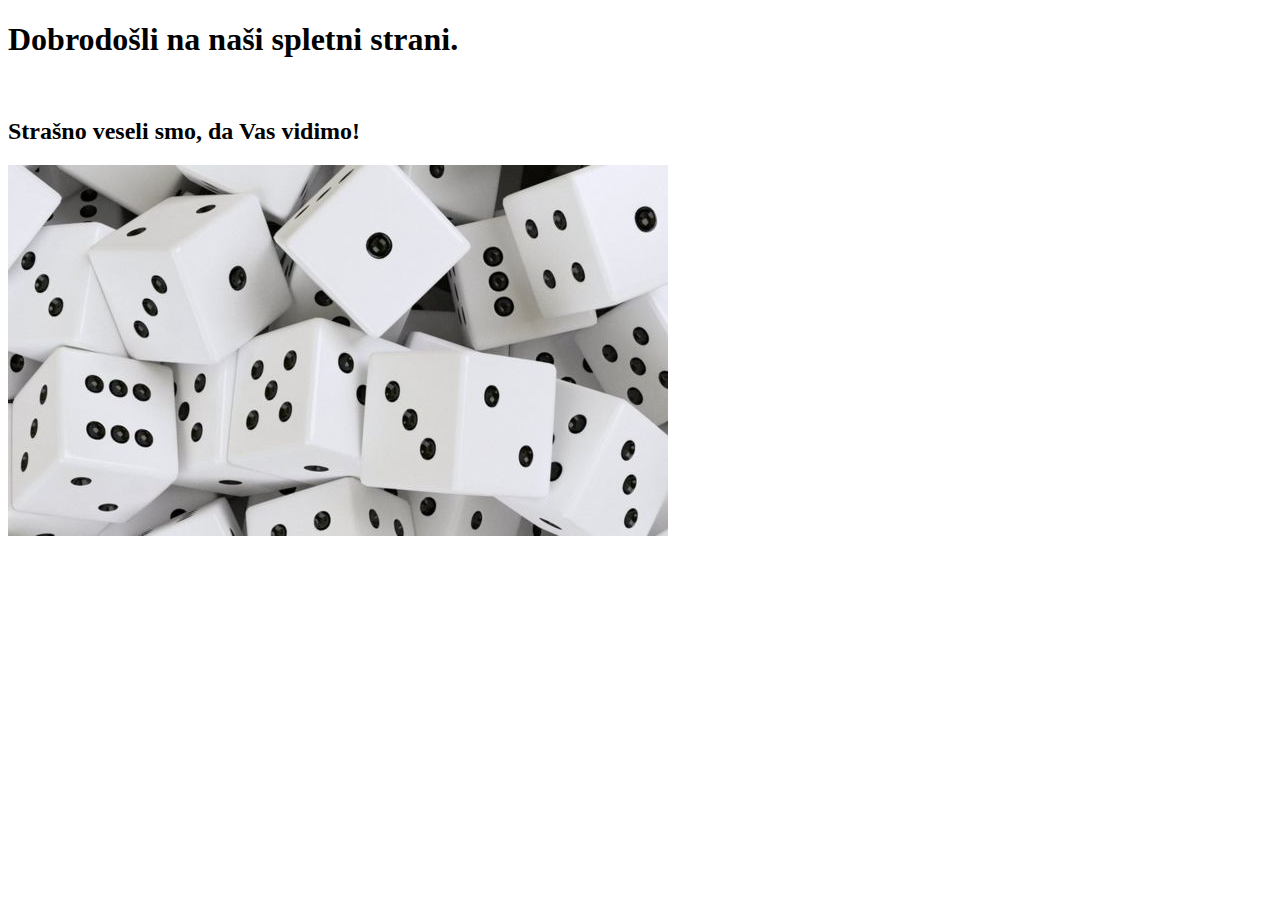
<file: templates/index.html>
<!DOCTYPE html>
<html lang="en">
<head>
    <meta charset="UTF-8">
    <title>Nova spletna stran</title>
</head>
<body>
    <h1>Dobrodošli na naši spletni strani.</h1><br>
    <h2>Strašno veseli smo, da Vas vidimo!</h2>
    <img src="../static/kocke.jpg">

<!--<button><a href="">About</a></button>-->

</body>
</html>
</file>
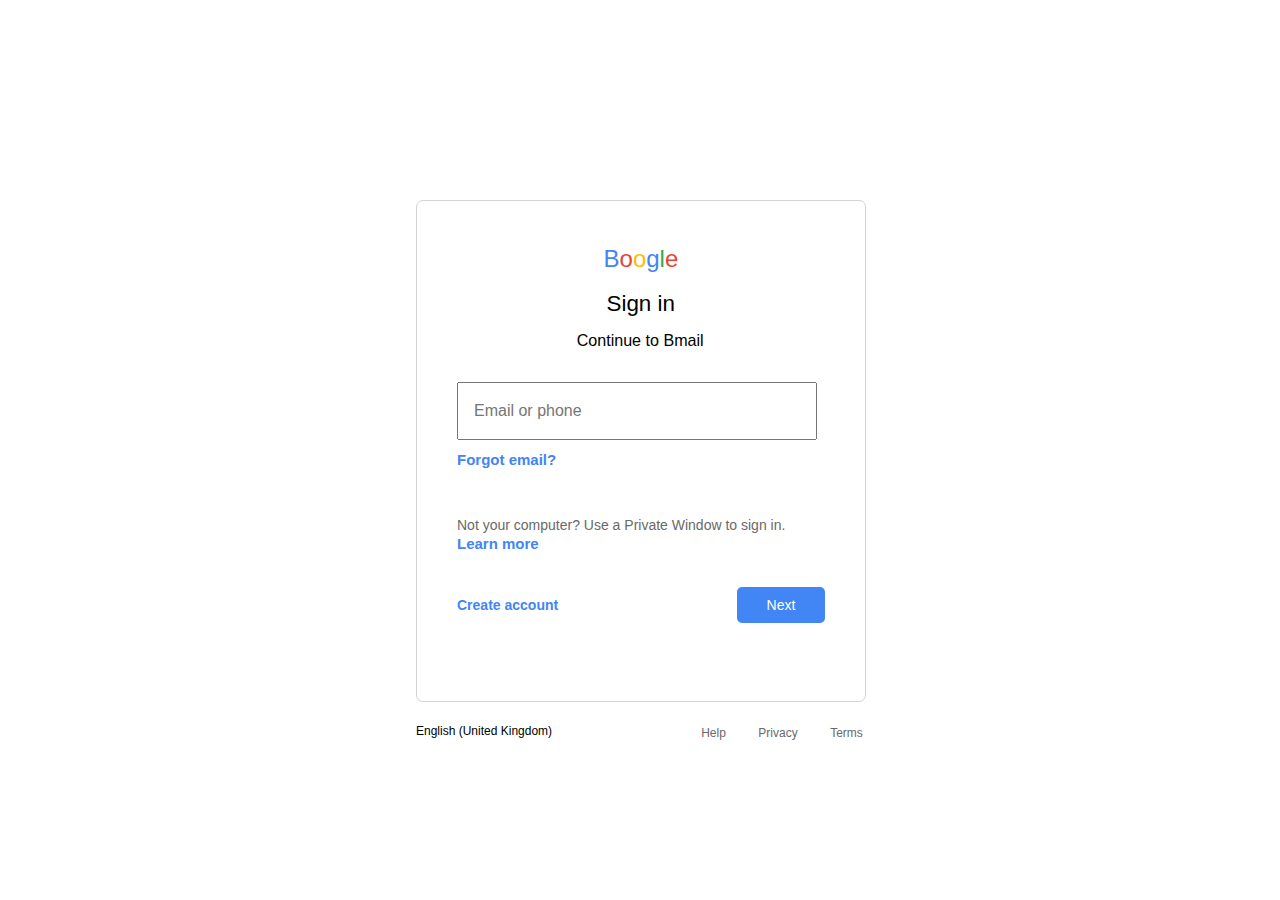
<file: templates/Boogle_login.html>
<!doctype html>
<html>

<head>
    <meta charset="UTF-8">
    <title>Boogle</title>
    <link rel="stylesheet" href="../static/style_boogle.css">
    <link rel="icon" href="../static/favicon1.ico" type="image/ico" sizes="20x20">
</head>

<body>
    <div id="frame">
        <div id="inscription_title">
            <span class="text_blue">B</span><span class="text_red">o</span><span class="text_yellow">o</span><span class="text_blue">g</span><span class="text_green">l</span><span class="text_red">e</span>
        </div>

        <div id="box_sign_in">
            <div id="inscription_sign_in">
                Sign in
            </div>
        </div>

        <div id="box_continue_to">
            <div id="inscription_continue_to">
                Continue to Bmail
            </div>
        </div>

        <div id="box_rest">
            <input id="search_box" type="text" placeholder="Email or phone">
            <div id="box_forgot_email">
                <div id="forgot_email" class="text_blue">
                    Forgot email?
                </div>
            </div>
        </div>

        <div id="box_neki">
            <div id="private_window" class="text_gray">
                Not your computer? Use a Private Window to sign in.
            </div>
            <div id="learn_more" class="text_blue">
                Learn more
            </div>
        </div>

        <div id="box_account_next">
            <div id="create_account" class="text_blue">
                Create account
            </div>

            <button id="button_next" type="button">
                Next
            </button>
        </div>
    </div>

    <div id="box_bottom">
        <div id="button_english">
            English (United Kingdom)
        </div>
        <button id="button_help" class="text_gray">
            Help
        </button>
        <button id="button_privacy" class="text_gray">
            Privacy
        </button>
        <button id="button_terms" class="text_gray">
            Terms
        </button>

    </div>


</body>

</html>
</file>
<file: static/style_boogle.css>
#frame{
    width: 368px;
    height: 416px;
    position: absolute;
    top: calc(50% - 250px);
    left: calc(50% - 224px);
    margin: 0px;
    padding: 48px 40px 36px 40px;
    border: lightgray solid 0.5px;
    border-radius: 7px;
}

#inscription_title{
    width: 75px;
    height: 24px;
    font-size: 24px;
    font-family: Arial;
    position: absolute;
    left: calc(50% - 37.5px);
    top: 44px;
}

#box_sign_in{
    width: 368px;
    height: 32px;
    padding-top: 16px;
    position: absolute;
    top: 72px;
}

#inscription_sign_in{
    width: 69px;
    height: 30px;
    position: absolute;
    left: calc(50% - 34.5px);
    top: 18px;
    font-family: Arial;
    font-size: 22.4px;
}

#box_continue_to{
    width: 368px;
    height: 24px;
    padding-top: 8px;
    position: absolute;
    top: 120px;
}

#inscription_continue_to{
    width: 128.7px;
    height: 22px;
    position: absolute;
    left: calc(50% - 64.35px);
    top: 10px;
    font-family: Arial;
    font-size: 16.1px;
}

#box_rest{
    width: 368px;
    height: 96px;
    padding-top: 24px;
    position: absolute;
    top: 157px;
}

#search_box{
    width: 326px;
    height: 28px;
    padding: 13px 15px 13px 15px;
    margin: 0px;
    font-size: 16px;
}

#search_box:active{
    border-color: #4285f4;
    border-radius: 5px;
}

#box_forgot_email{
    width: 368px;
    height: 20px;
    padding: 9px 0px 3px 0px;
    position: relative;
}

#forgot_email{
    width: 100px;
    height: 19px;
    font-family: Arial;
    font-size: 15px;
    font-weight: bold;
    position: relative;
    top: 2px;
}

#box_neki{
    width: 368px;
    height: 40px;
    padding: 9px 0px 3px 0px;
    position: absolute;
    top: 307px;
}

#private_window{
    font-family: Arial;
    font-size: 14px;
}

#learn_more{
    font-family: Arial;
    font-size: 15px;
    font-weight: bold;
    position: relative;
    top: 2px;
}

#box_account_next{
    width: 368px;
    height: 36px;
    position: absolute;
    top: 386px;
}

#create_account{
    width: 104.5px;
    height: 20px;
    position: absolute;
    top: 8px;
    padding-top: 2px;
    font-family: Arial;
    font-size: 14px;
    font-weight: bold;
}

#button_next{
    width: 88px;
    height: 36px;
    background-color: #4285f4;
    position: absolute;
    left: 280px;
    top: 0px;
    border-radius: 5px;
    border-width: 0px;
    color: white;
    font-size: 14px;
}

#box_bottom{
    width: 448px;
    height: 29px;
    position: absolute;
    left: calc(50% - 224px);
    top: calc(50% + 268px);
}

#button_english{
    width: 170px;
    height: 17px;
    padding: 0px;
    position: absolute;
    left: 0px;
    top: 6px;
    font-family: Arial;
    font-size: 12px;
}

#button_help{
    width: 57px;
    height: 29px;
    border-width: 0px;
    border-color: white;
    font-size: 12px;
    background-color: white;
    position: absolute;
    left: 269px;
}

#button_privacy{
    width: 72px;
    height: 29px;
    position: absolute;
    left: 326px;
    border-width: 0px;
    border-color: white;
    font-size: 12px;
    background-color: white;
}

#button_terms{
    width: 65px;
    height: 29px;
    position: absolute;
    left: 398px;
    border-width: 0px;
    border-color: white;
    font-size: 12px;
    background-color: white;
}

.text_blue{
    color: #4285f4;
}

.text_red{
    color: #ea4335;
}

.text_yellow{
    color: #fbbc05;
}

.text_green{
    color: #34a853;
}

.text_gray{
    color: dimgray;
}
</file>
